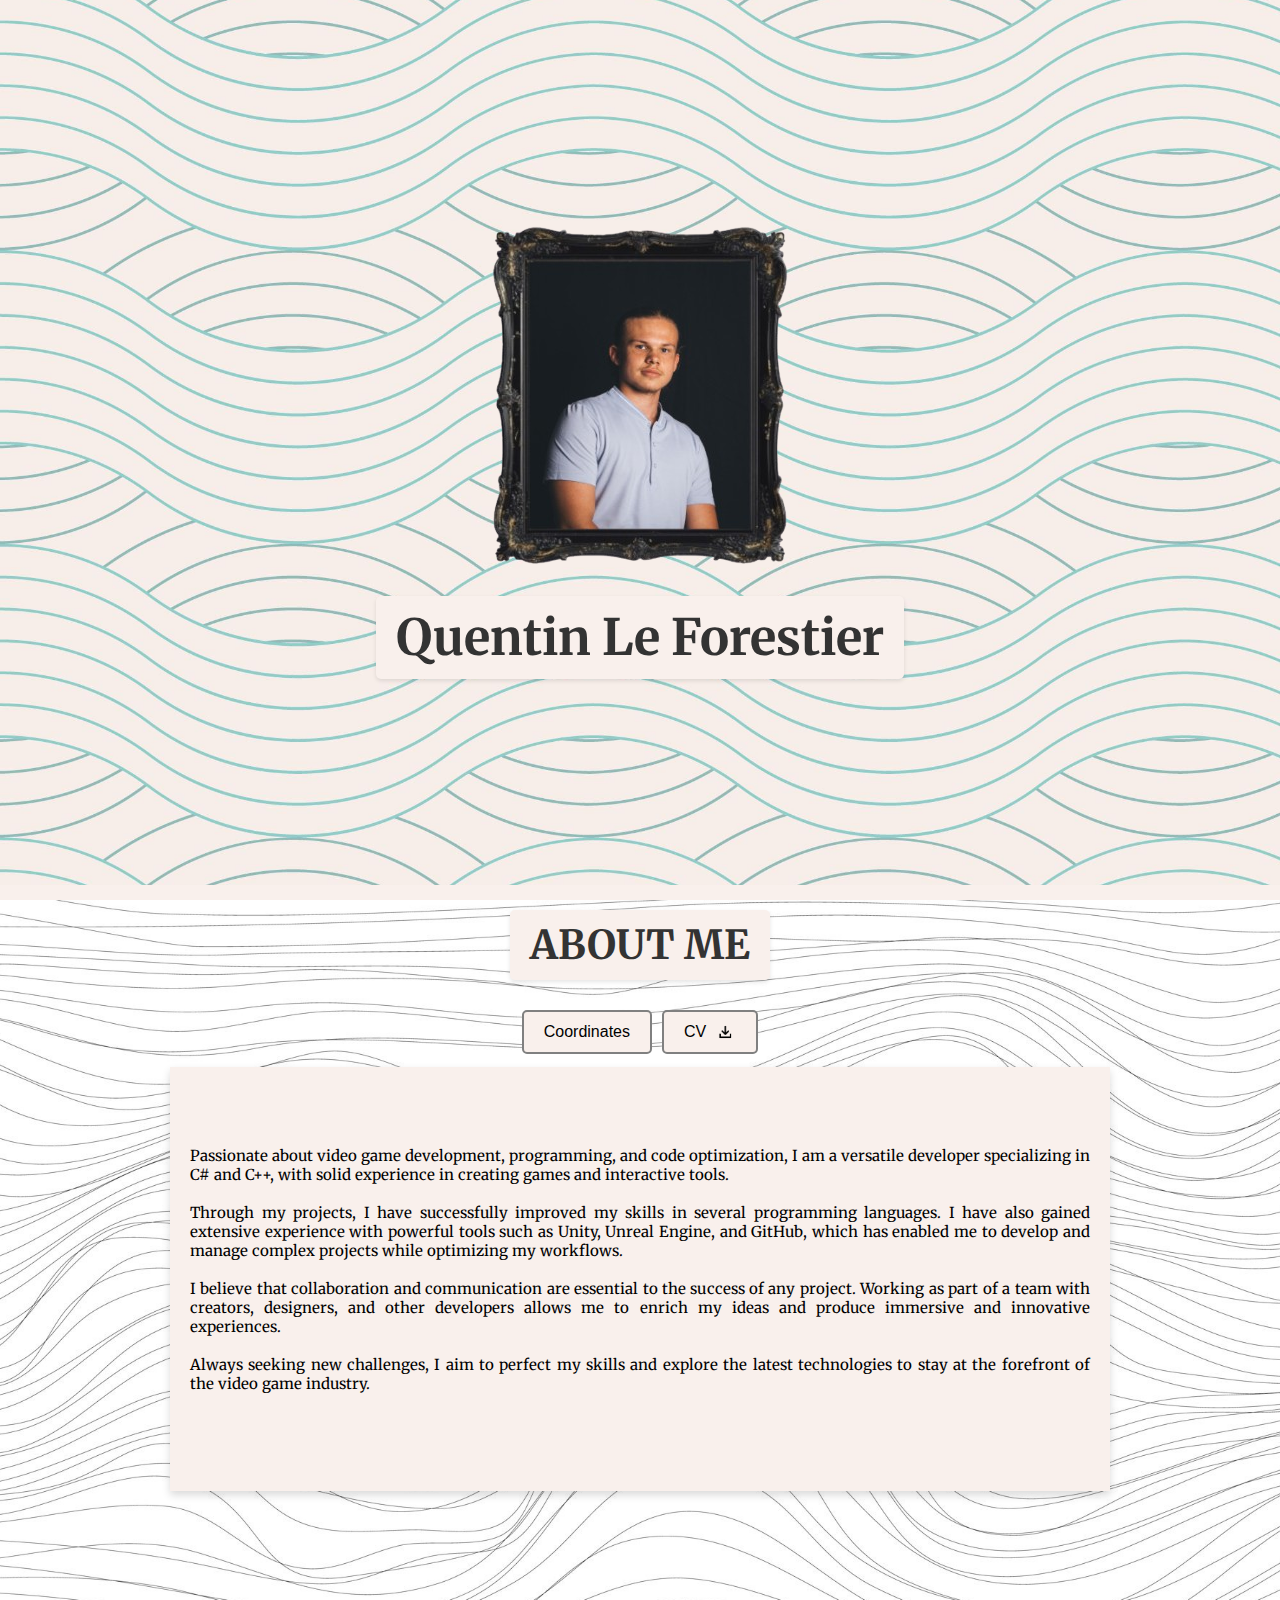
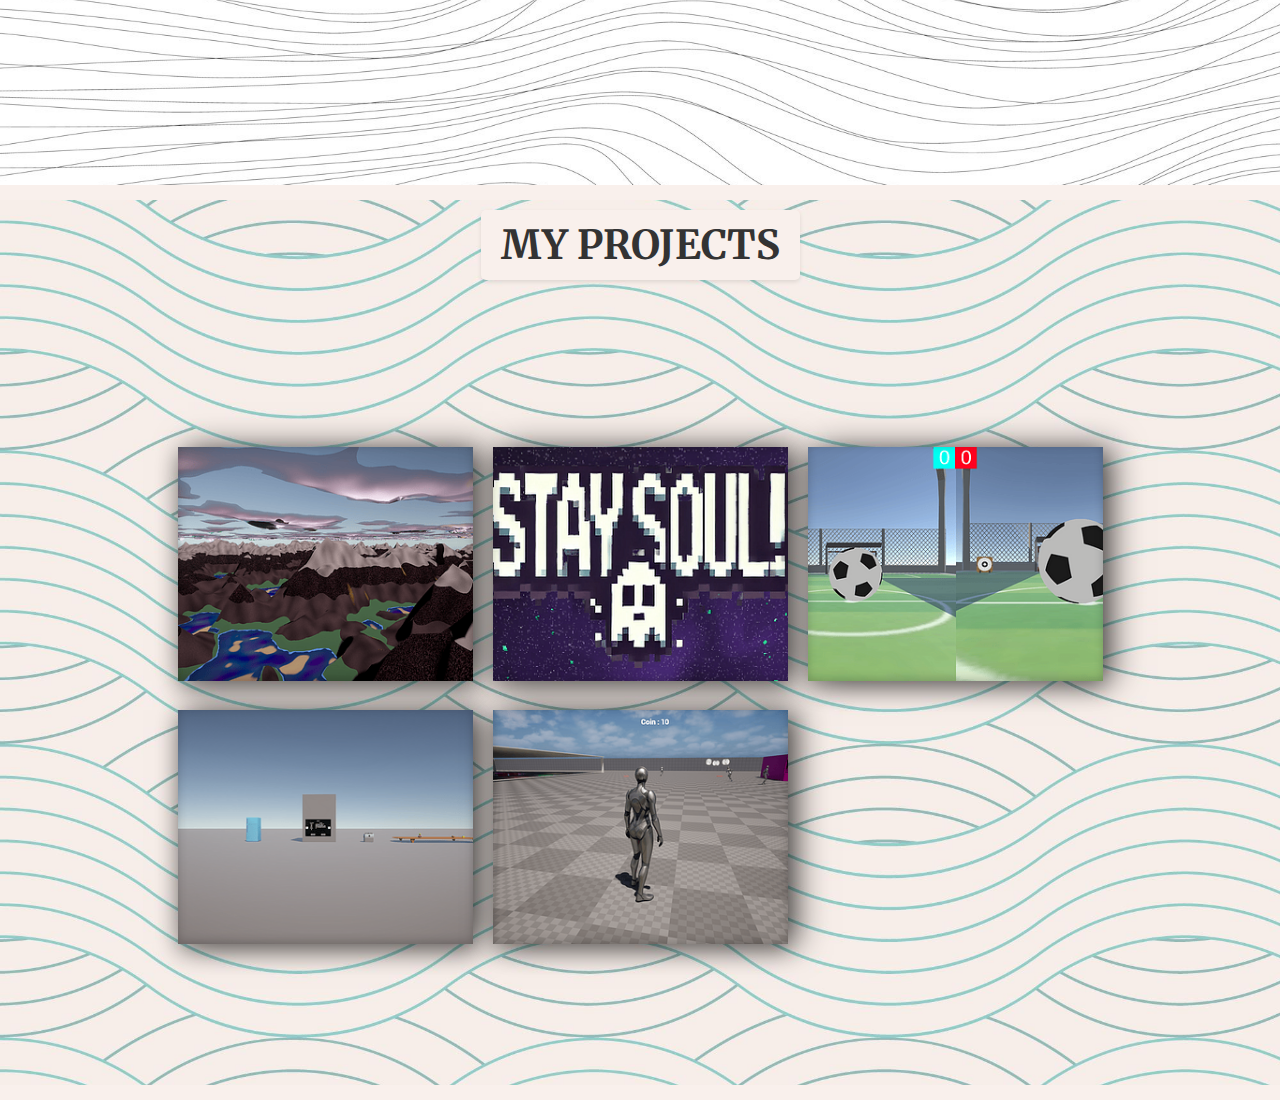
<file: index.html>
<!DOCTYPE html>
<html lang="en">
<head>
    <meta charset="UTF-8">
    <meta name="viewport" content="width=device-width, initial-scale=1.0">
    <title>Portfolio</title>
    <link rel="stylesheet" href="styleHome.css">
    <link href="https://fonts.googleapis.com/css2?family=Merriweather:wght@400;700&display=swap" rel="stylesheet">
    <link rel="icon" href="img/QuentinLeForestier-09.jpg" type="image/x-icon">
</head>
<body>
  <!-- Hero Section -->
  <section id="home" class="gradient-div">
      <div class="imgTitre">
          <img src="img/Untitled_design__3_-removebg-preview.png" alt="">
      </div>
      <div class="fond">
          <h1>Quentin Le Forestier</h1>
      </div>
  </section>

  <!-- About Section -->
  <section id="about" class="cont">
      <div class="fond">
          <h2>ABOUT ME</h2>
      </div>
      <div class="button-container">
        <button class="favorite styled" type="button" id="openModal">Coordinates</button>
        <button type="button" id ="button" onclick="scrollToSection('projects')">
          <span>CV</span> 
          <img class="logo" src="img/téléchargement-removebg-preview.png" alt="Logo">
        </button>
    </div>
  </div>
      <div class="fond_p">
          <p class="p_a_propos">
            
Passionate about video game development, programming, and code optimization, I am a versatile developer specializing in C# and C++, with solid experience in creating games and interactive tools.<br><br>

Through my projects, I have successfully improved my skills in several programming languages. I have also gained extensive experience with powerful tools such as Unity, Unreal Engine, and GitHub, which has enabled me to develop and manage complex projects while optimizing my workflows.<br><br>

I believe that collaboration and communication are essential to the success of any project. Working as part of a team with creators, designers, and other developers allows me to enrich my ideas and produce immersive and innovative experiences.<br><br>

Always seeking new challenges, I aim to perfect my skills and explore the latest technologies to stay at the forefront of the video game industry.<br><br>
            </p>
      </div>
      
  </section>

  <!-- Projects Section -->
  <section id="projects" class="projetFond">
      <div class="fond" id="text">
          <h2>MY PROJECTS</h2>
      </div>
      <div class="category" data-category="csharp">
          <section id="projects-csharp" class="projects">
            <div class = "rend2" >
                <div class="tableau" style="background-image: url('img/ZHQNhv.png');" data-index="0"></div>
                <div class="tableau" style="background-image: url('img/s7BsGm.png');" data-index="1"></div>
                <div class="tableau" style="background-image: url('img/D6nXKB.png');" data-index="2"></div>
                <!-- <div class="tableau" style="background-image: url('img/vhIsVE.png');" data-index="3"></div> -->
                <div class="tableau" style="background-image: url('img/vhIsVE.png');" data-index="4"></div>
                <div class="tableau" style="background-image: url('img/7nGu4b.png');" data-index="5"></div>
                
            </div>
          </section>
      </div>
  </section>

  <!-- Modal -->
  <div id="project-modal" class="modal">
      <div class="modal-content">
          <span class="close">&times;</span>
          <div id="modal-body">
          </div>
      </div>
  </div>

  <div id="modal" class="modal">
    <div class="modal-content">
        <span class="close">&times;</span>
        <div id="body">
        </div>
    </div>
</div>
  <script src="scriptHome.js"></script>
  <script src="scroll.js"></script>
</body>
</html>
</file>
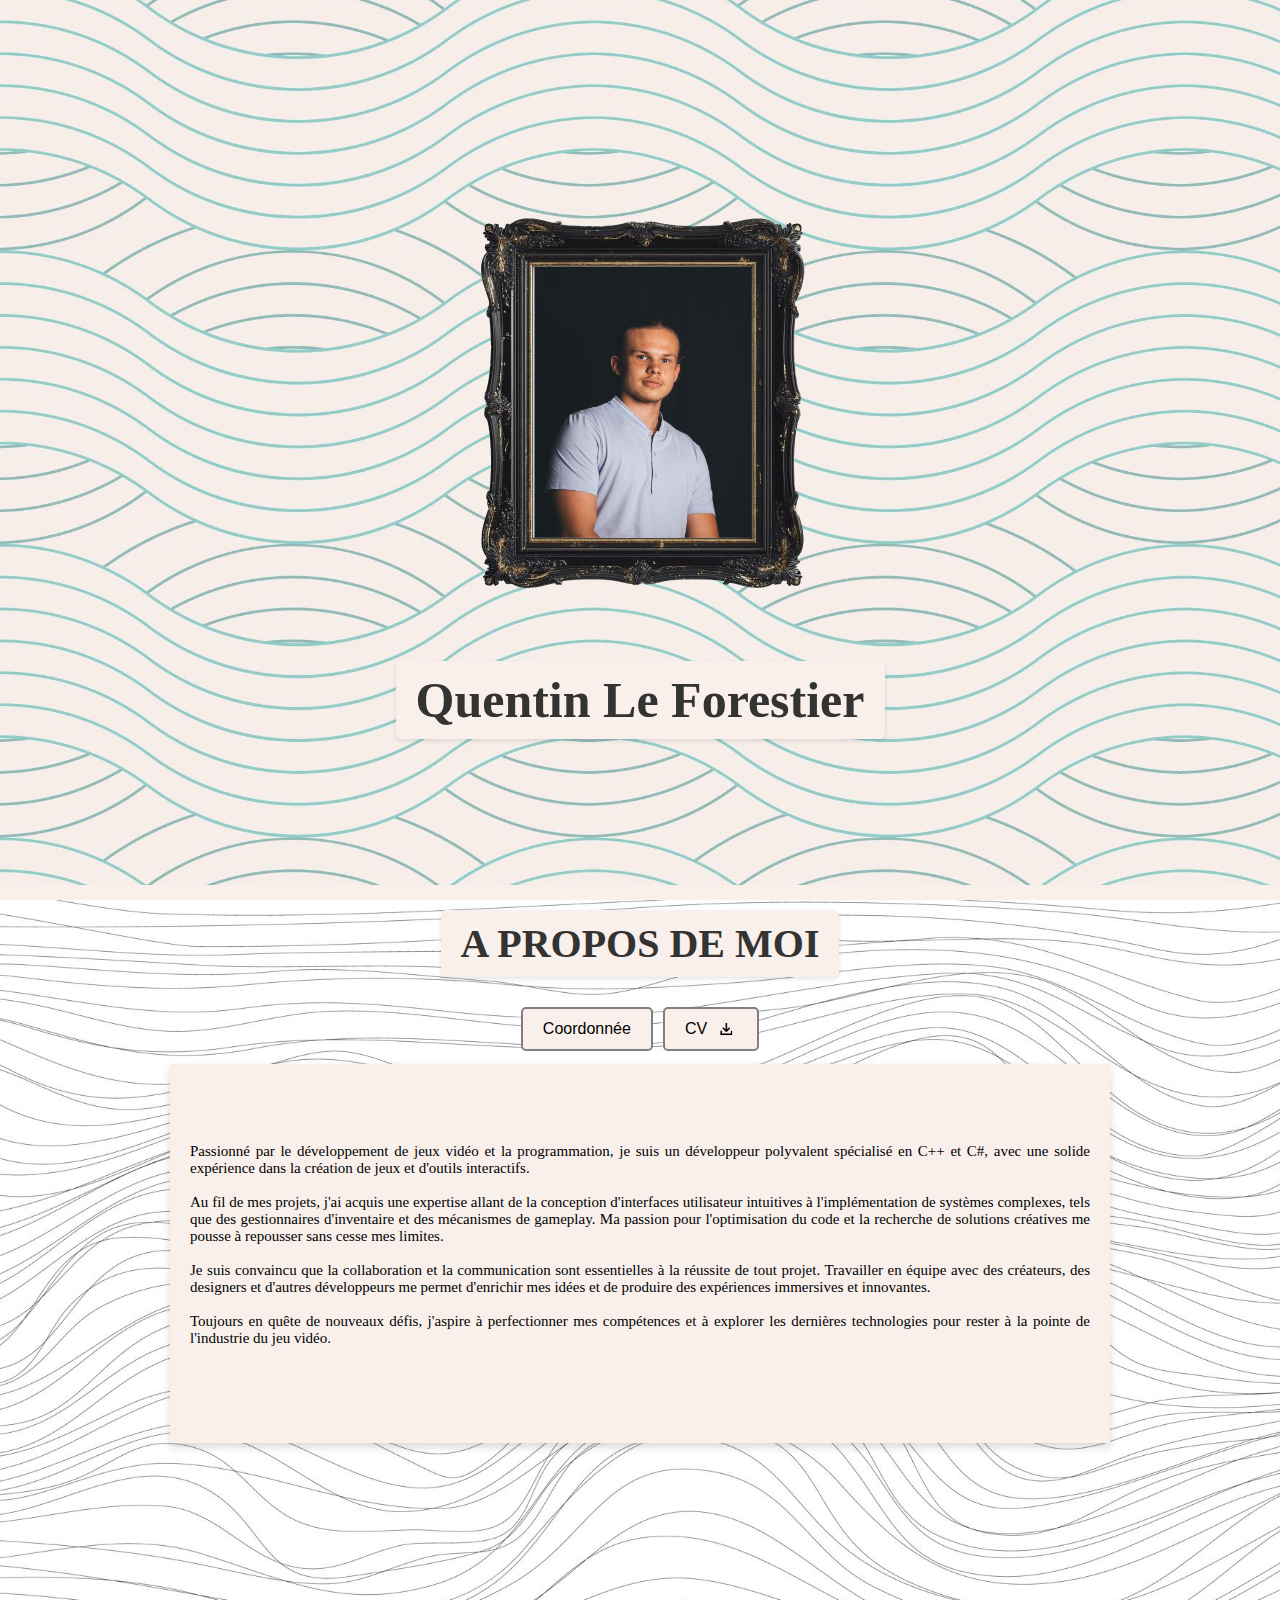
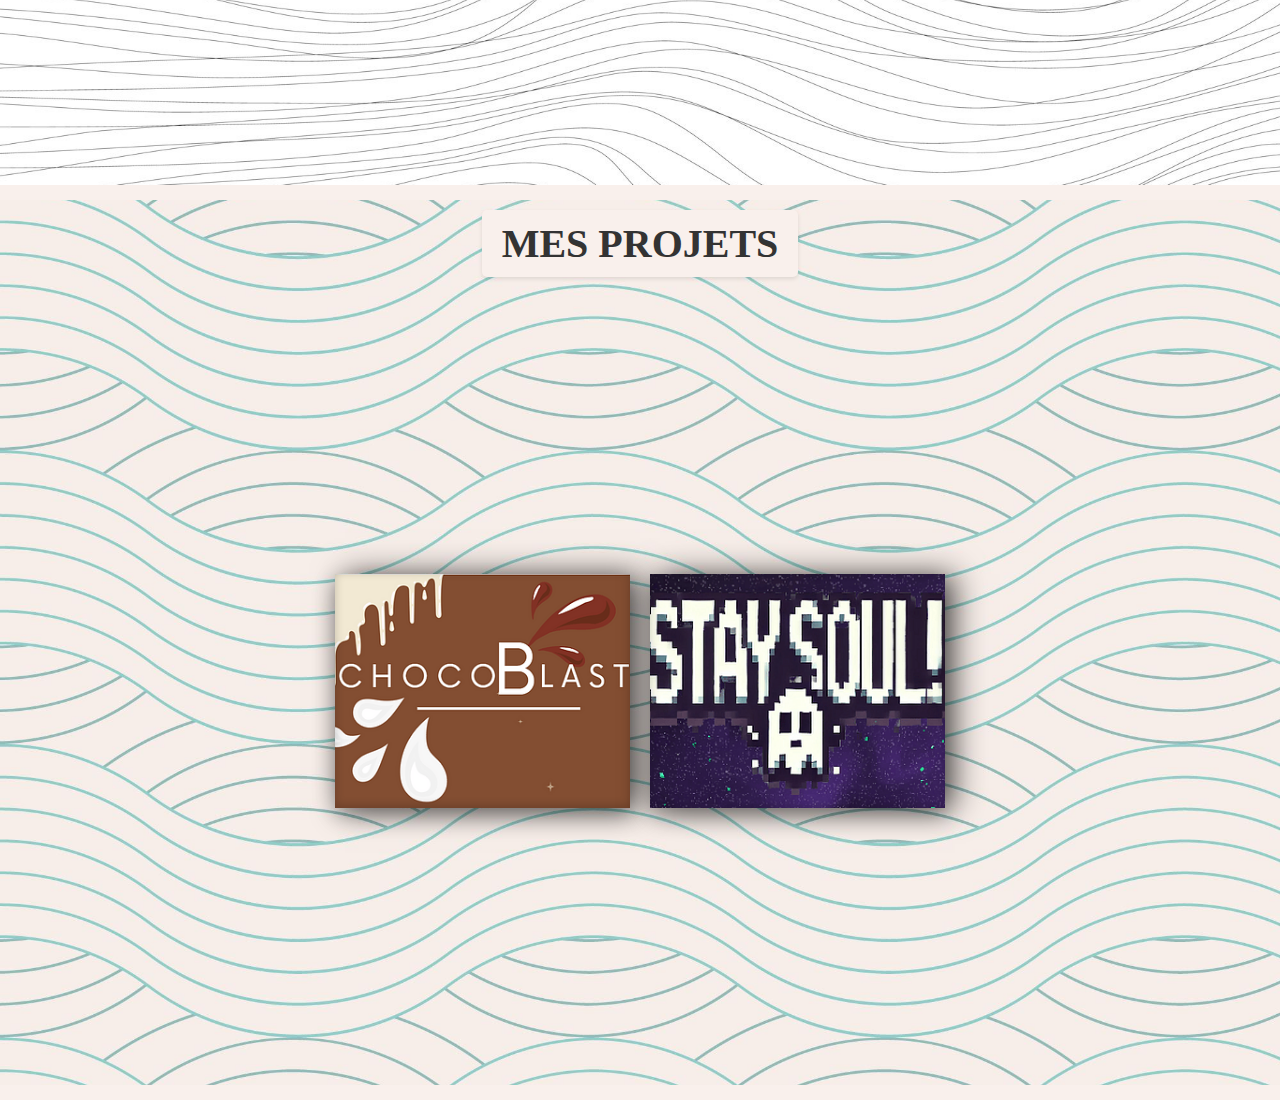
<file: home.html>
<!DOCTYPE html>
<html lang="en">
<head>
    <meta charset="UTF-8">
    <meta name="viewport" content="width=device-width, initial-scale=1.0">
    <title>Portfolio</title>
    <link rel="stylesheet" href="styleHome.css">
</head>
<body>
  <!-- Hero Section -->
  <section id="home" class="gradient-div">
      <div class="imgTitre">
          <div class="overlay"></div>
          <img src="img/rb_80998-removebg-preview.png" alt="">
      </div>
      <div class="fond">
          <h1>Quentin Le Forestier</h1>
      </div>
  </section>

  <!-- About Section -->
  <section id="about" class="cont">
      <div class="fond">
          <h2>A PROPOS DE MOI</h2>
      </div>
      <div class="button-container">
        <button class="favorite styled" type="button" id="openModal">Coordonnée</button>
        <button type="button" id ="button" onclick="scrollToSection('projects')">
          <span>CV</span> 
          <img class="logo" src="img/téléchargement-removebg-preview.png" alt="Logo">
        </button>
    </div>
  </div>
      <div class="fond_p">
          <p class="p_a_propos">
            Passionné par le développement de jeux vidéo et la programmation, je suis un développeur polyvalent spécialisé en C++ et C#, avec une solide expérience dans la création de jeux et d'outils interactifs.<br><br>

            Au fil de mes projets, j'ai acquis une expertise allant de la conception d'interfaces utilisateur intuitives à l'implémentation de systèmes complexes, tels que des gestionnaires d'inventaire et des mécanismes de gameplay. Ma passion pour l'optimisation du code et la recherche de solutions créatives me pousse à repousser sans cesse mes limites.<br><br>
            
            Je suis convaincu que la collaboration et la communication sont essentielles à la réussite de tout projet. Travailler en équipe avec des créateurs, des designers et d'autres développeurs me permet d'enrichir mes idées et de produire des expériences immersives et innovantes.<br><br>
            
            Toujours en quête de nouveaux défis, j'aspire à perfectionner mes compétences et à explorer les dernières technologies pour rester à la pointe de l'industrie du jeu vidéo.<br><br>
            
            
            </p>
      </div>
      
  </section>

  <!-- Projects Section -->
  <section id="projects" class="projetFond">
      <div class="fond" id="text">
          <h2>MES PROJETS</h2>
      </div>
      <div class="category" data-category="csharp">
          <section id="projects-csharp" class="projects">
              <div class="tableau" style="background-image: url('img/42cbF2.png');" data-index="0"></div>
              <div class="tableau" style="background-image: url('img/s7BsGm.png');" data-index="1"></div>
          </section>
      </div>
  </section>

  <!-- Modal -->
  <div id="project-modal" class="modal">
      <div class="modal-content">
          <span class="close">&times;</span>
          <div id="modal-body">
          </div>
      </div>
  </div>
  <script src="scriptHome.js"></script>
  <script src="scroll.js"></script>
</body>
</html>
</file>
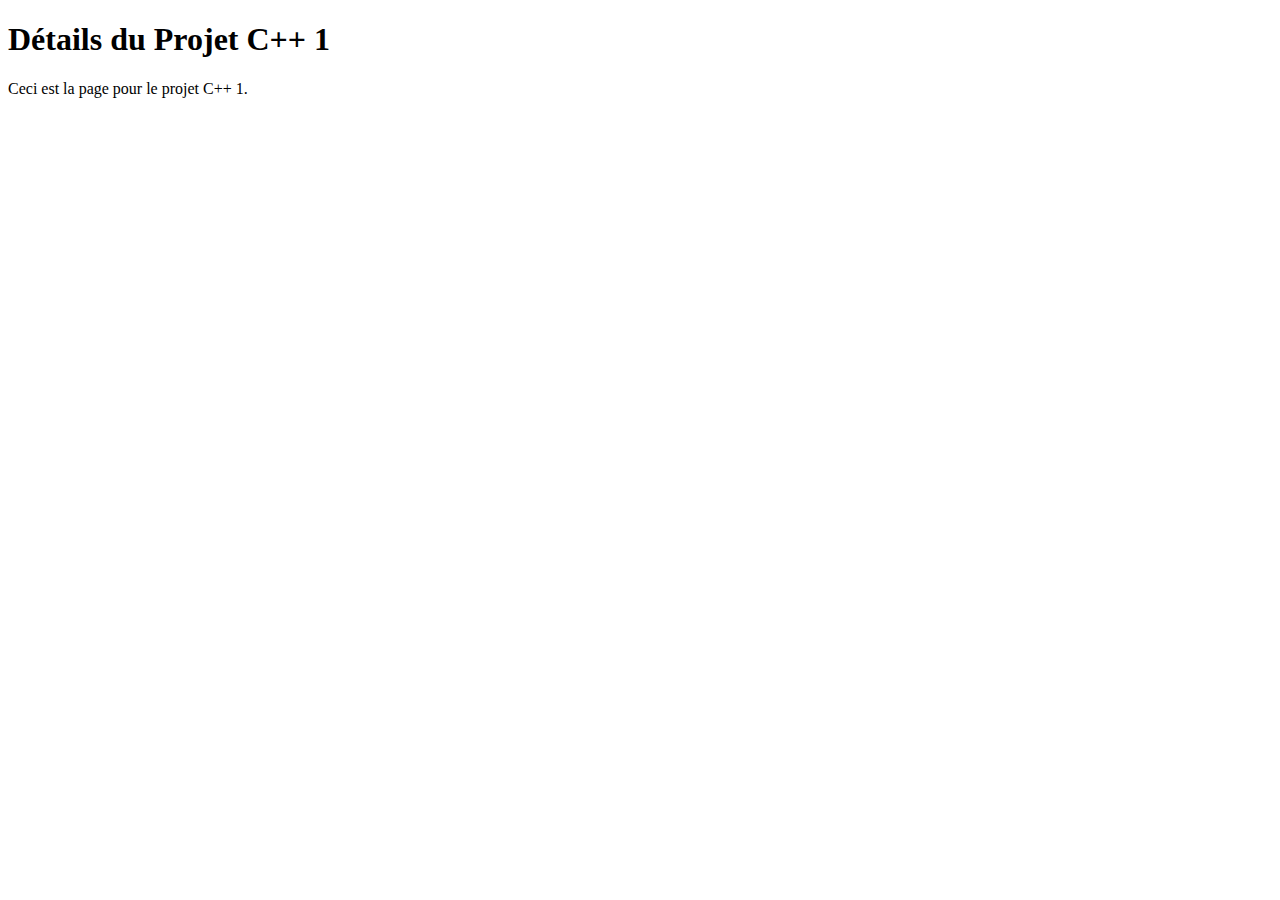
<file: projet1.html>
<!DOCTYPE html>
<html lang="fr">
<head>
  <meta charset="UTF-8">
  <meta name="viewport" content="width=device-width, initial-scale=1.0">
  <title>Projet C++ 1</title>
</head>
<body>
  <h1>Détails du Projet C++ 1</h1>
  <p>Ceci est la page pour le projet C++ 1.</p>
  <div id="project-details"></div>
  
  <script src="scriptHome.js"></script>
</body>
</html>
</file>
<file: styleHome.css>
html,body{
  margin: 0;
  scroll-behavior: smooth;
  clip-path: inset(0 0 0 0);
  font-family: 'Merriweather', serif;
}

::-webkit-scrollbar {
  width: 0px; /* Largeur de la barre de défilement */
  height: 0px; /* Hauteur de la barre de défilement horizontale */
}
section {
  display: flex;
  align-items: center;
  justify-content: center;
}
.gradient-div {
  background-image: url('img/5297135.jpg');
  background-size: cover;
  background-repeat: no-repeat;
  background-position: center;
  height: 100vh;
  margin: 0;
  display: flex;
  flex-direction: column; /* Permet de positionner les enfants en colonne */
  justify-content: center; /* Centrage vertical */
  align-items: center; /* Centrage horizontal */
  position: relative;
}

.gradient-div::after
{
  position: absolute;
  bottom: 0;
  left: 0;
  content: "";
  background-color: rgb(249, 240, 236);
  width: 100%;
  height: 15px;
}

.fond {
  background-color: rgb(249, 240, 236); 
  padding: 10px 20px;
  margin: 10px auto; 
  text-align: center; 
  
  color: #333;
  max-width: 80%;
  gap: 20px; 
  border-radius: 5px;
  box-shadow: 0 2px 4px rgba(0, 0, 0, 0.1);
}

.imgTitre {
  position: relative;
  display: inline-block;
}

.imgTitre img {
  display: block;
  width: 100%; /* Ajuste selon tes besoins */
  height: auto; /* Ajuste selon tes besoins */
}

.imgTitre .overlay {
  position: absolute;
  top: 50.25%;
  left: 50.5%;
  transform: translate(-50%, -50%);
  width: 217px; /* Taille du carré */
  height: 270.5px; /* Taille du carré */
  background-image: url('img/QuentinLeForestier-09.jpg'); /* Chemin de l'image de fond */
  background-size: cover; /* Pour que l'image remplisse entièrement le carré */
  background-position: center;
  pointer-events: none; 
}



h1
{
  margin: 0;
  text-align: center;
  font-size: 50px;
}

h2
{
  margin-top: 0;
  margin-bottom: 0;
  margin-left: 0;
  margin-right: 0;
  font-size: 40px;
} 
.titre
{
  height: 200px;
}
button {
  display: flex;
  align-items: center;
  gap: 10px; /* Espacement entre le texte et l'image */
}

.logo {
  width: 20px; /* Ajustez la taille de l'image selon vos besoins */
  height: 20px;
}
.button-container {
  display: flex;
  flex-wrap: wrap;
  gap: 10px;
}
.card {
  width: 1400px;
  height: 800px;
  background-color: #ffffff;
  transition: all 0.3s ease;
  box-shadow: 0 4px 8px rgba(0, 0, 0, 0.1);
  margin-bottom: 100px;
  border: 1px solid #000;
  border-radius: 15px;
  align-items: center;
}

#text{
  position: absolute;
  top: 0;
}

.card:hover {
  transform: scale(1.01);
  box-shadow: 0 8px 16px rgba(0, 0, 0, 0.2);
}

.icon-zone {
  display: flex;
  justify-content: center;
  align-items: center;
  margin-top: 10px;
}

.modal {
  display: none;
  position: fixed;
  top: 0;
  left: 0;
  width: 100%;
  height: 100%;
  background-color: rgba(0, 0, 0, 0.8); 
  z-index: 1000;
  align-items: center;
  justify-content: center;
}

.modal-content {
  background-color: white;
  padding: 20px;
  border-radius: 8px;
  width: 80%;
  max-width: 700px;
  box-shadow: 0px 0px 15px rgba(0, 0, 0, 0.5);
}

.close {
  position: absolute;
  top: 10px;
  right: 20px;
  font-size: 30px;
  font-weight: bold;
  color: white;
  cursor: pointer;
}
.icon {
  margin: 0 5px;
  width: 10%;
  height: auto;
}

.icon-footer {
  display: flex;
  justify-content: center;
  align-items: center;
  margin-top: 10px;
}

.iconF {
  margin: 0 5px;
  width: 5%;
  height: auto;
}

.image-zone {
  display: flex;
  flex-wrap: wrap;
  justify-content: center;
  margin-top: 5%;
}

.image-zone img {
  width: 400px;
  height: 200px;
  object-fit: cover;
  margin: 5px;
}

.p_a_propos {
  display: flex;
  justify-content: center;
  font-size: 15px;
  text-align: justify;
 
}

.fond_p {
  margin-top: 1%;
  background-color: rgb(249, 240, 236); 
  padding: 5% 20px;
  box-shadow: 0 4px 8px rgba(0, 0, 0, 0.15);
  max-width: 900px;
  display: flex;
  justify-content: center;
  
}
.cont{
  background-image: url('img/freepik__upload__4873.jpeg');
  position: relative;
  background-size: cover;
  background-repeat: no-repeat;
  background-position: center;
  height: 100vh;
  margin: 0;
  display: flex;
  flex-direction: column;
  justify-content: flex-start;
  align-items: center;
}
.cont::after
{
  position: absolute;
  bottom: 0;
  left: 0;
  content: "";
  background-color: rgb(249, 240, 236);
  width: 100%;
  height: 15px;
}
.container {
  width: 80%;
  margin: 0 auto;
}

.button-container {
  text-align: center;
  margin-top: 20px;
}

.coordone{
  color: black;
  display: flex;
  justify-content: center;
  align-items: center;
  font-weight: bold;
}

button {
  background-color: rgb(249, 240, 236); 
  color: black;
  font-size: 16px;
  padding: 10px 20px;
  border: 2px solid grey;
  border-radius: 5px;
  cursor: pointer;
  transition: background-color 0.3s ease; /* Effet de transition pour la couleur */
}

button:hover {
  background-color: gray;
  border: 2px solid rgb(249, 240, 236); ;
}

#portfolio {
  width: 80%;
  margin: 50px auto;
}


.project-card {
  background-color: white;
  width: calc(30% - 20px);
  text-align: center;
  padding: 20px;
  border-radius: 10px;
  box-shadow: 0px 4px 6px rgba(0, 0, 0, 0.1);
  cursor: pointer;
  transition: transform 0.3s;
  margin: 10px;
}

.tableau:hover {
  transform: scale(1.05);
}

.tableau {
  width: 295px;
  height: 234px;
  background-size: contain;
  background-position: center;
  background-repeat: no-repeat;
  box-shadow: 
      10px 0 30px rgba(0, 0, 0, 0.6),
      0 8px 20px rgba(0, 0, 0, 0.3), 
      inset 0 -2px 10px rgba(0, 0, 0, 0.2);
  position: relative;
  margin-bottom: 3%;
}

.tableau::before {
  content: '';
  position: absolute;
  inset: 0;
  background: repeating-linear-gradient(
      45deg,
      rgba(255, 255, 255, 0.6),
      rgba(255, 255, 255, 0.6) 10px,
      rgba(230, 230, 230, 0.7) 10px,
      rgba(230, 230, 230, 0.7) 20px
  );
  opacity: 0;
  pointer-events: none;
}

.project-card h3 {
  margin-top: 10px;
  font-size: 1.2em;
  color: #333;
}

#projects{
  min-height: 100vh;
}
.projetFond{
  background-image: url('img/5297135.jpg');
  background-size: cover;
  background-repeat: no-repeat;
  background-position: center;
  
  margin: 0;
  display: flex;
  flex-direction: column;
  align-items: center; 
  position: relative;
  min-height: 100vh;
}

.projetFond::after{
  position: absolute;
  bottom: 0;
  left: 0;
  content: "";
  background-color: rgb(249, 240, 236);
  width: 100%;
  height: 15px;
}

.projects {
  display: flex;
  justify-content: center;
  align-items: center;
  flex-wrap: wrap; /* Autorise le wrapping */
  gap: 20px; /* Espace entre les éléments */
  padding: 20px;
}
.rend2{
  display: grid;
  grid-template-columns: repeat(3, 1fr);
  gap: 20px;
}

.project-title {
  font-size: 24px;
  color: #333;
}

.project-description {
  font-size: 18px;
  margin-bottom: 10px;
}

a{
  display: block;
  width: 100%;
  text-align: center;
  color: blue;
  text-decoration: none;
  
}

.project-link:hover {
  text-decoration: underline;
}
.category{
  margin-top: 100px;
}

@media (max-width: 1200px) {
  .p_a_propos {
    font-size: 17px; /* Taille de police légèrement réduite pour les écrans plus petits */
  }
  .rend2{
    grid-template-columns: repeat(auto-fit, minmax(250px, 1fr));
  }
}

@media (max-width: 768px) {
  .p_a_propos {
    font-size: 15px; /* Taille de police réduite pour les tablettes */
  }
  .fond_p {
    padding: 5% 30px; /* Réduire légèrement le padding */
    margin: 5% 5%;
  }

  .category{
    margin-top: 100px;
  }
}

@media (max-width: 480px) {
  .p_a_propos {
    font-size: 15px; /* Taille de police plus petite pour les petits écrans */
  }
  .fond_p {
    padding: 1% 20px; /* Réduire encore le padding pour les petits écrans */
    margin: 5% 1%;
  }
  .category{
    margin-top: 100px;
  }
}

@media (max-width: 335px) {
  .p_a_propos {
    font-size: 13px; /* Taille de police encore plus petite pour les écrans très étroits */
  }
  .fond_p {
    padding: 2% 15px; /* Réduction supplémentaire du padding pour ces écrans */
    margin: 5% 2%;
  }
  .category {
    margin-top: 80px; /* Ajustement du margin pour un espacement plus adapté */
  }
}

@media (max-width: 335px) {
  .p_a_propos {
    font-size: 12px; /* Taille de police réduite pour les très petits écrans */
  }
  .fond_p {
    padding: 2% 10px; /* Padding adapté aux écrans très étroits */
    margin: 5% 2%; /* Réduction des marges pour optimiser l'espace */
  }
  .category {
    margin-top: 60px; /* Ajustement du margin-top pour plus de cohérence */
  }
}

@media (max-width: 330px) {
  .p_a_propos {
    font-size: 11px; /* Taille de police encore plus petite pour les petits écrans */
  }
  .fond_p {
    padding: 3% 8px; /* Réduction du padding pour éviter l'encombrement */
    margin: 5% 2%; /* Marges réduites pour optimiser l'espace */
  }
  .category {
    margin-top: 50px; /* Réduction du margin-top pour éviter les débordements */
  }
}

@media (max-width: 280px) {
  .p_a_propos {
    font-size: 10px; /* Taille minimale pour rester lisible sur les écrans ultra-petits */
  }
  .fond_p {
    padding: 3% 5px; /* Padding minimal pour les très petits appareils */
    margin: 5% 1%; /* Réduction maximale des marges */
  }
  .category {
    margin-top: 40px; /* Espacement réduit pour éviter le débordement */
  }
}

@media (max-width: 200px) {
  .p_a_propos {
    font-size: 8px; /* Taille minimale pour écrans très étroits */
  }
  .fond_p {
    padding: 5% 2px; /* Presque aucun padding pour gagner de l'espace */
    margin: 2% 0%; /* Marges supprimées pour éviter tout débordement */
  }
  .category {
    margin-top: 20px; /* Réduction pour s'adapter aux très petits écrans */
  }
}
</file>
